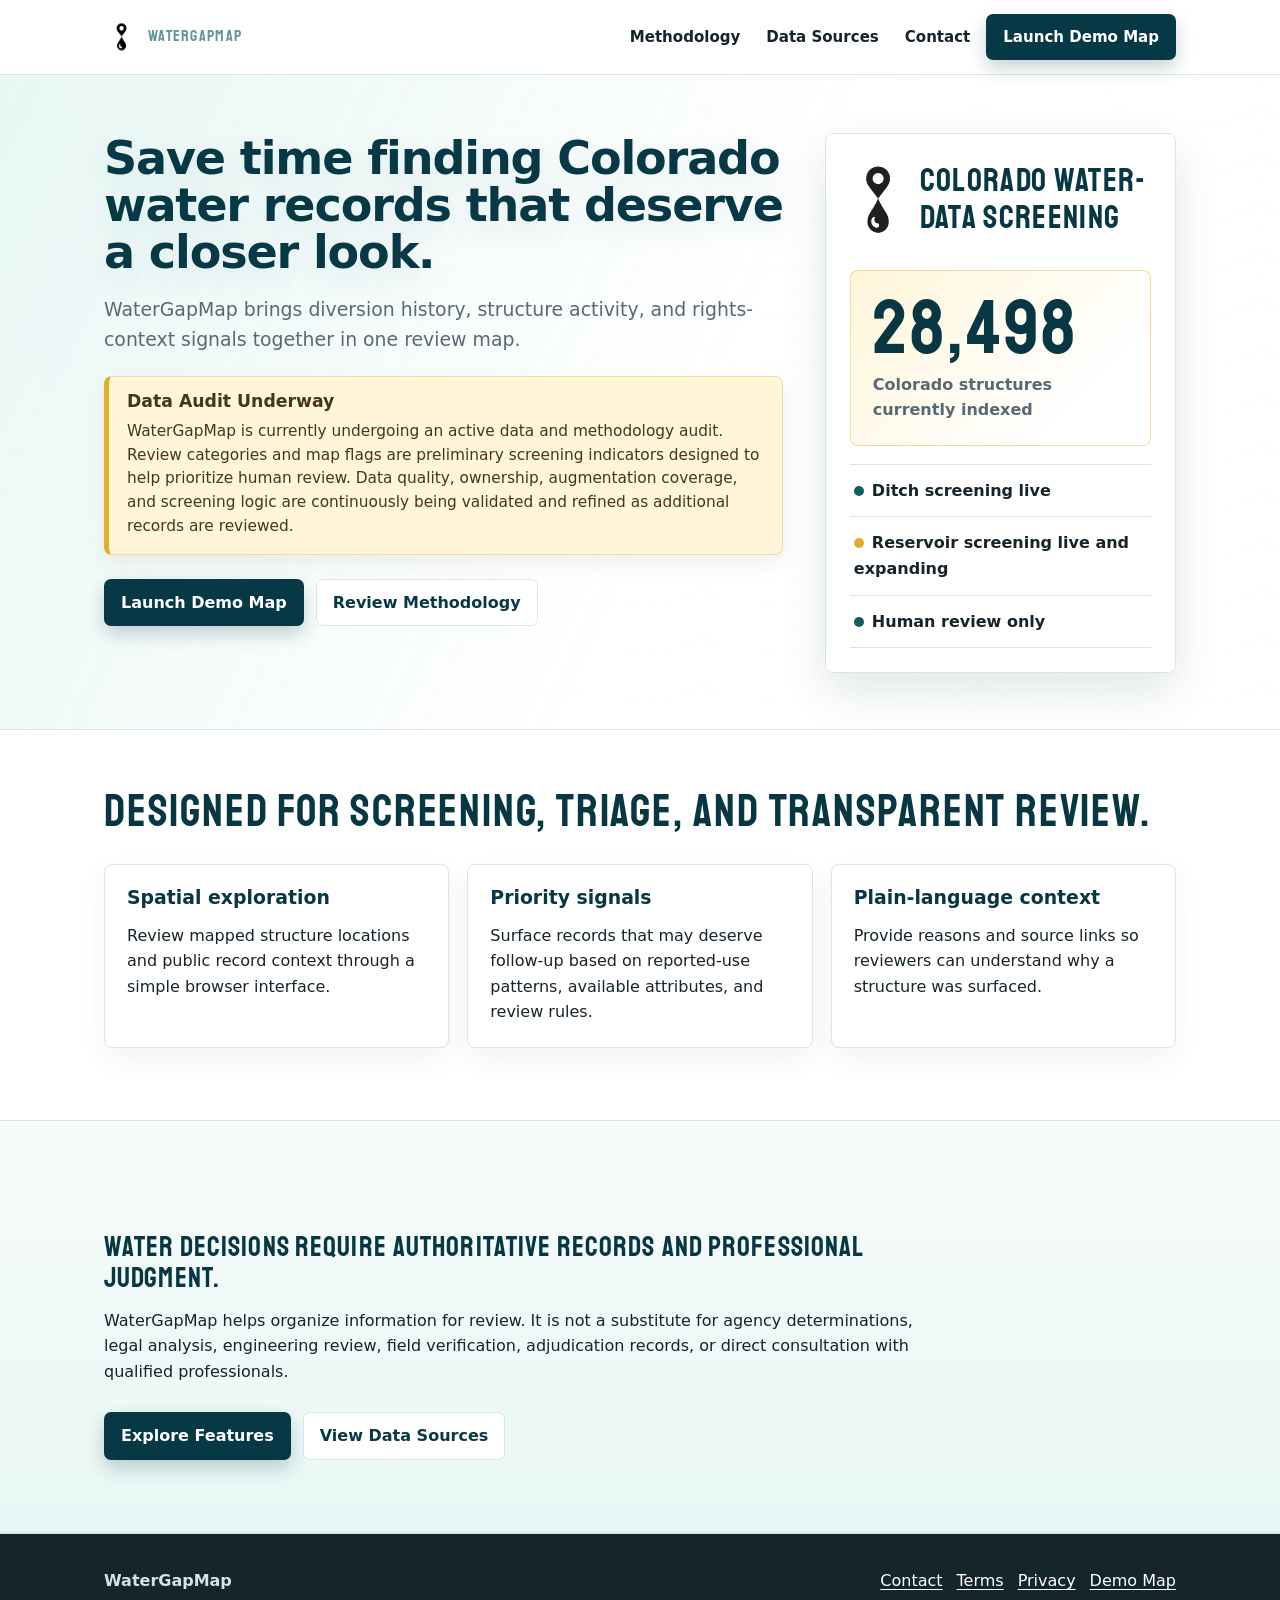
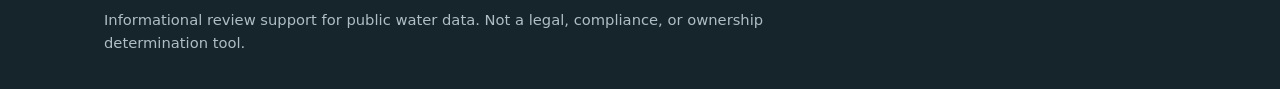
<file: index.html>
<!doctype html>
<html lang="en">
<head>
  <meta charset="utf-8">
  <meta name="viewport" content="width=device-width, initial-scale=1">
  <title>WaterGapMap | Informational Water Review Support</title>
  <meta name="description" content="WaterGapMap is an informational review-support tool for exploring public water-use signals and prioritizing human review.">
  <link rel="icon" href="assets/favicon.ico" sizes="any">
  <link rel="icon" type="image/png" sizes="32x32" href="assets/favicon-32x32.png">
  <link rel="icon" type="image/png" sizes="16x16" href="assets/favicon-16x16.png">
  <link rel="apple-touch-icon" href="assets/apple-touch-icon.png">
  <link rel="stylesheet" href="assets/styles.css">
</head>
<body>
  <header class="site-header">
    <nav class="nav" aria-label="Main navigation">
      <a class="brand" href="index.html"><span class="brand-mark" aria-hidden="true"></span><span>WaterGapMap</span></a>
      <button class="nav-toggle" type="button" aria-label="Toggle navigation menu" aria-expanded="false" aria-controls="primary-navigation"><span class="nav-toggle-bar" aria-hidden="true"></span><span class="nav-toggle-bar" aria-hidden="true"></span><span class="nav-toggle-bar" aria-hidden="true"></span></button>
      <div class="nav-links" id="primary-navigation">
        <a href="methodology.html">Methodology</a>
        <a href="data-sources.html">Data Sources</a>
        <a href="contact.html">Contact</a>
        <a class="button" href="https://watergapmap-mvp.onrender.com/">Launch Demo Map</a>
      </div>
    </nav>
  </header>

  <main>
    <section class="hero">
      <div class="hero-inner hero-grid">
        <div class="hero-copy">
          <h1 class="hero-headline">Save time finding Colorado water records that deserve a closer look.</h1>
          <p class="hero-summary">WaterGapMap brings diversion history, structure activity, and rights-context signals together in one review map.</p>
          <div class="audit-notice compact">
            <h2>Data Audit Underway</h2>
            <p>WaterGapMap is currently undergoing an active data and methodology audit. Review categories and map flags are preliminary screening indicators designed to help prioritize human review. Data quality, ownership, augmentation coverage, and screening logic are continuously being validated and refined as additional records are reviewed.</p>
          </div>
          <div class="actions">
            <a class="button" href="https://watergapmap-mvp.onrender.com/">Launch Demo Map</a>
            <a class="button secondary" href="methodology.html">Review Methodology</a>
          </div>
        </div>
        <aside class="mvp-panel" aria-label="WaterGapMap MVP scope">
          <div class="panel-header">
            <img class="hero-logo" src="assets/wgm_logo.png" alt="" aria-hidden="true">
            <div>
              <h2>Colorado water-data screening</h2>
            </div>
          </div>
          <div class="metric">
            <strong>28,498</strong>
            <span>Colorado structures currently indexed</span>
          </div>
          <div class="scope-list">
            <div><span class="dot low"></span><strong>Ditch screening live</strong></div>
            <div><span class="dot medium"></span><strong>Reservoir screening live and expanding</strong></div>
            <div><span class="dot low"></span><strong>Human review only</strong></div>
          </div>
        </aside>
      </div>
    </section>

    <section class="section">
      <h2>Designed for screening, triage, and transparent review.</h2>
      <div class="grid">
        <article class="card">
          <h3>Spatial exploration</h3>
          <p>Review mapped structure locations and public record context through a simple browser interface.</p>
        </article>
        <article class="card">
          <h3>Priority signals</h3>
          <p>Surface records that may deserve follow-up based on reported-use patterns, available attributes, and review rules.</p>
        </article>
        <article class="card">
          <h3>Plain-language context</h3>
          <p>Provide reasons and source links so reviewers can understand why a structure was surfaced.</p>
        </article>
      </div>
    </section>

    <section class="band">
      <div class="section">
        <div class="content">
          <h2>Water decisions require authoritative records and professional judgment.</h2>
          <p>WaterGapMap helps organize information for review. It is not a substitute for agency determinations, legal analysis, engineering review, field verification, adjudication records, or direct consultation with qualified professionals.</p>
          <div class="actions">
            <a class="button" href="features.html">Explore Features</a>
            <a class="button secondary" href="data-sources.html">View Data Sources</a>
          </div>
        </div>
      </div>
    </section>
  </main>

  <footer class="site-footer">
    <div class="footer-inner">
      <div>
        <strong>WaterGapMap</strong>
        <p class="small">Informational review support for public water data. Not a legal, compliance, or ownership determination tool.</p>
      </div>
      <div class="footer-links">
        <a href="contact.html">Contact</a>
        <a href="terms.html">Terms</a>
        <a href="privacy.html">Privacy</a>
        <a href="https://watergapmap-mvp.onrender.com/">Demo Map</a>
      </div>
    </div>
  </footer>
  <script src="assets/site.js" defer></script>
</body>
</html>
</file>
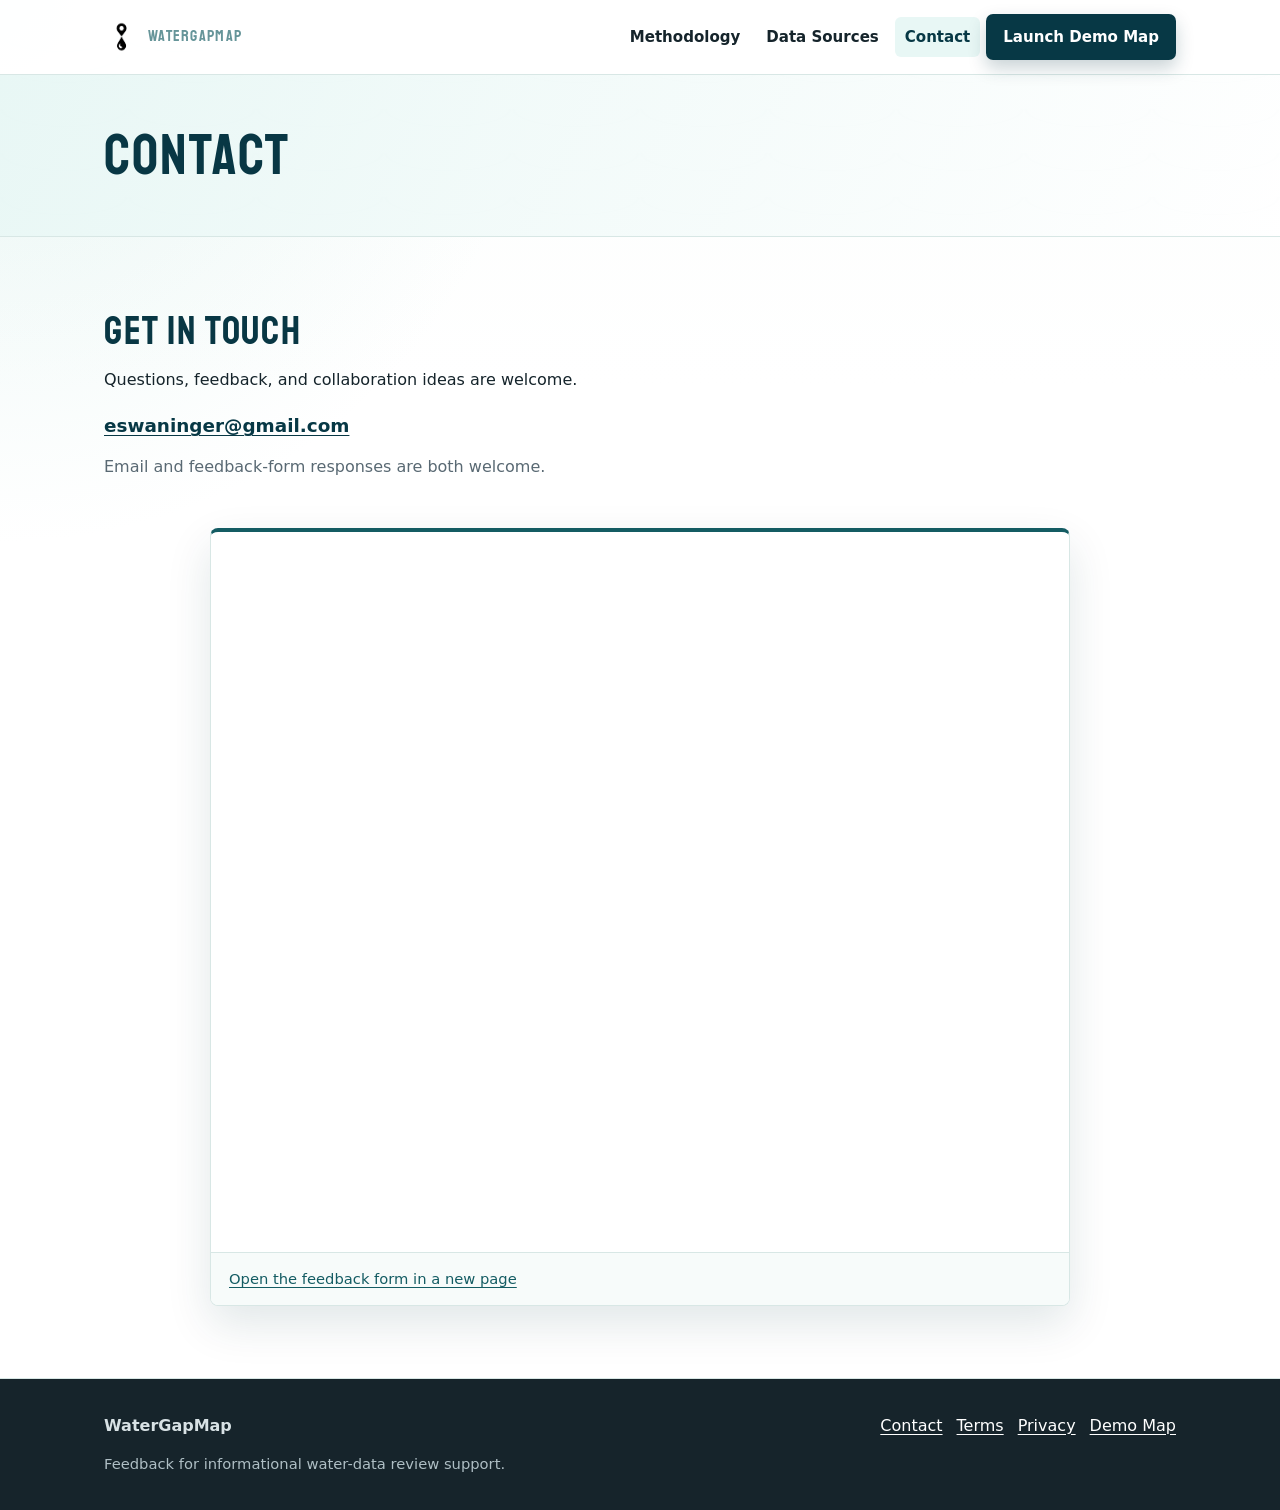
<file: contact.html>
<!doctype html>
<html lang="en">
<head>
  <meta charset="utf-8">
  <meta name="viewport" content="width=device-width, initial-scale=1">
  <title>Contact | WaterGapMap</title>
  <meta name="description" content="Contact WaterGapMap and share feedback about Colorado water-data review workflows.">
  <link rel="icon" href="assets/favicon.ico" sizes="any">
  <link rel="icon" type="image/png" sizes="32x32" href="assets/favicon-32x32.png">
  <link rel="icon" type="image/png" sizes="16x16" href="assets/favicon-16x16.png">
  <link rel="apple-touch-icon" href="assets/apple-touch-icon.png">
  <link rel="stylesheet" href="assets/styles.css">
</head>
<body>
  <header class="site-header">
    <nav class="nav" aria-label="Main navigation">
      <a class="brand" href="index.html"><span class="brand-mark" aria-hidden="true"></span><span>WaterGapMap</span></a>
      <button class="nav-toggle" type="button" aria-label="Toggle navigation menu" aria-expanded="false" aria-controls="primary-navigation"><span class="nav-toggle-bar" aria-hidden="true"></span><span class="nav-toggle-bar" aria-hidden="true"></span><span class="nav-toggle-bar" aria-hidden="true"></span></button>
      <div class="nav-links" id="primary-navigation">
        <a href="methodology.html">Methodology</a>
        <a href="data-sources.html">Data Sources</a>
        <a href="contact.html" aria-current="page">Contact</a>
        <a class="button" href="https://watergapmap-mvp.onrender.com/">Launch Demo Map</a>
      </div>
    </nav>
  </header>
  <main>
    <section class="page-title contact-hero">
      <div class="section">
        <h1>Contact</h1>
      </div>
    </section>
    <section class="section contact-section">
      <div class="contact-details">
        <h2>Get in Touch</h2>
        <p>Questions, feedback, and collaboration ideas are welcome.</p>
        <a class="contact-email" href="mailto:[MY EMAIL]">eswaninger@gmail.com</a>
        <p class="contact-note">Email and feedback-form responses are both welcome.</p>
      </div>
      <div class="feedback-form-wrap">
        <div class="feedback-form">
          <iframe
            title="WaterGapMap feedback form"
            src="https://docs.google.com/forms/d/e/1FAIpQLScAh8ysQSaf6VTp4GmITCEqSpt055gcXCWW0Ej5fOyIadWf5A/viewform?embedded=true"
            loading="lazy">
            Loading…
          </iframe>
          <p class="form-fallback"><a href="https://docs.google.com/forms/d/e/1FAIpQLScAh8ysQSaf6VTp4GmITCEqSpt055gcXCWW0Ej5fOyIadWf5A/viewform?usp=dialog">Open the feedback form in a new page</a></p>
        </div>
      </div>
    </section>
  </main>
  <footer class="site-footer">
    <div class="footer-inner">
      <div><strong>WaterGapMap</strong><p class="small">Feedback for informational water-data review support.</p></div>
      <div class="footer-links"><a href="contact.html">Contact</a><a href="terms.html">Terms</a><a href="privacy.html">Privacy</a><a href="https://watergapmap-mvp.onrender.com/">Demo Map</a></div>
    </div>
  </footer>
  <script src="assets/site.js" defer></script>
</body>
</html>
</file>
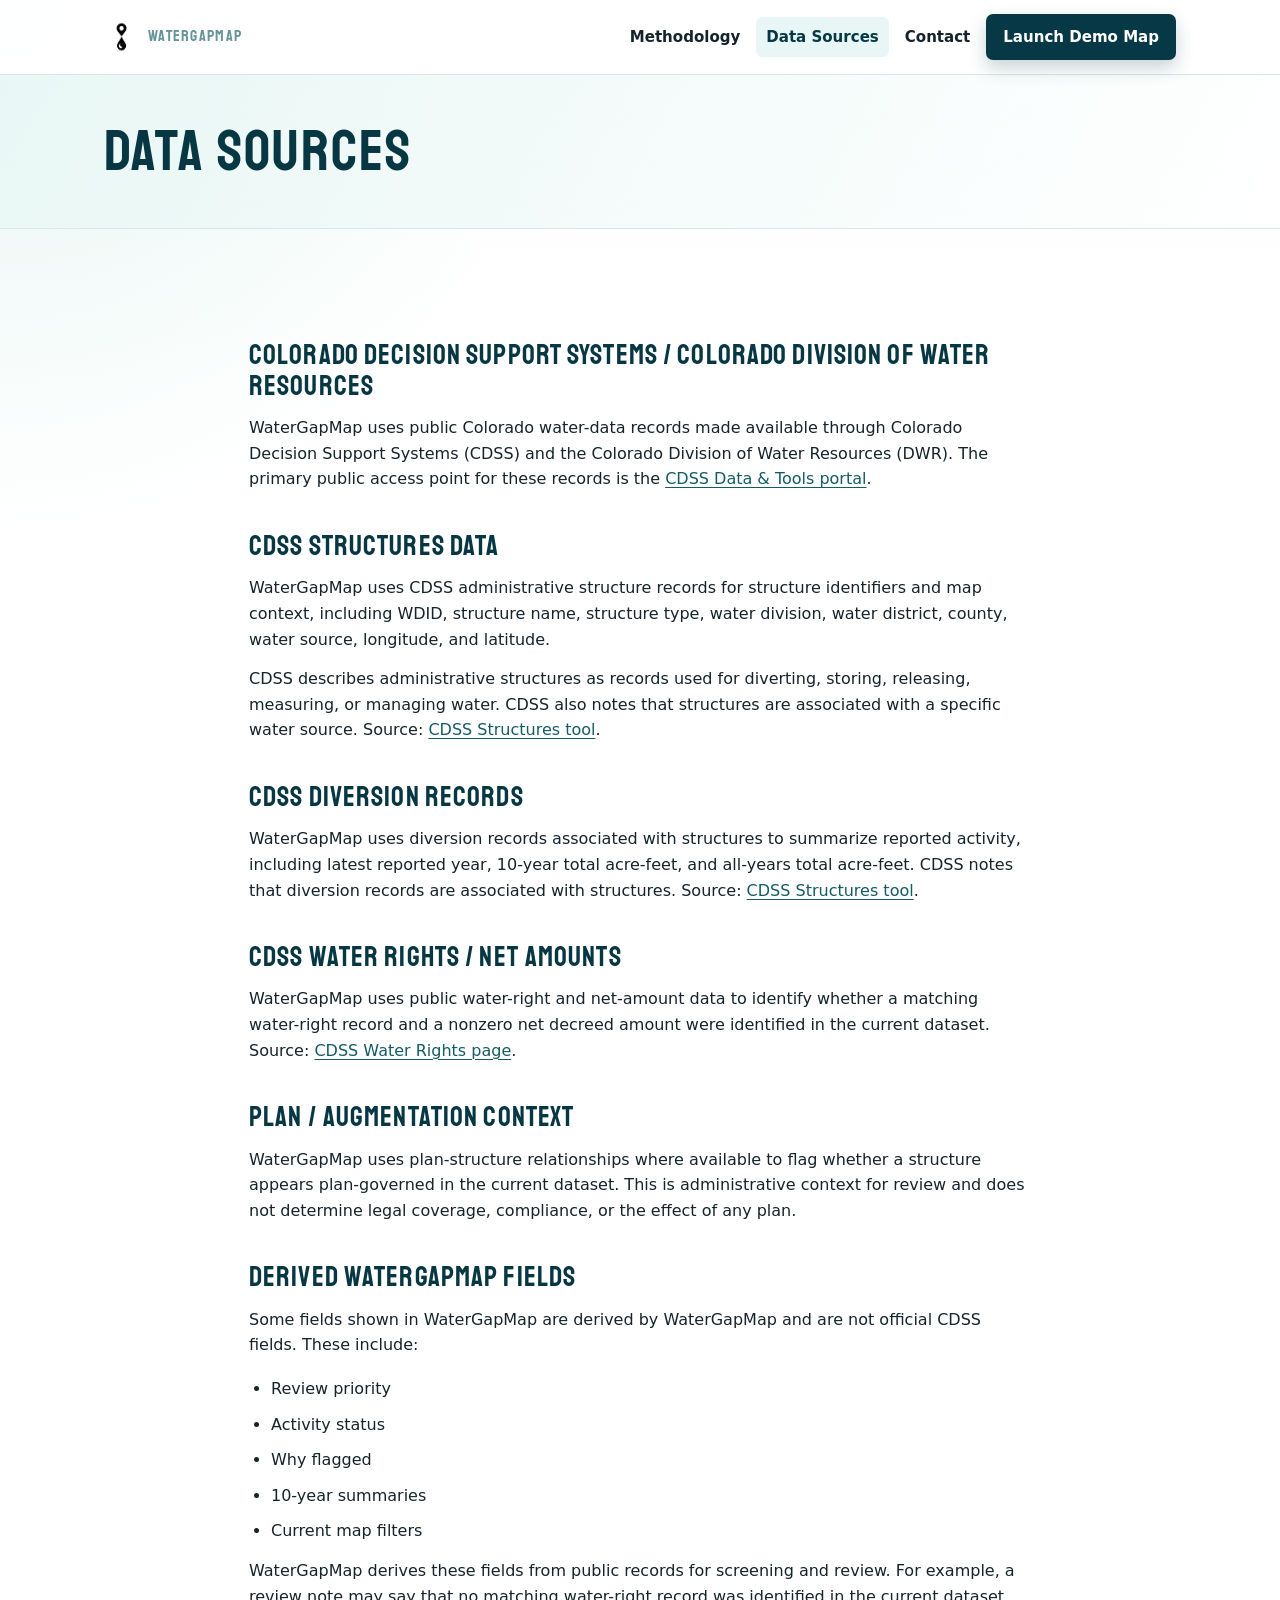
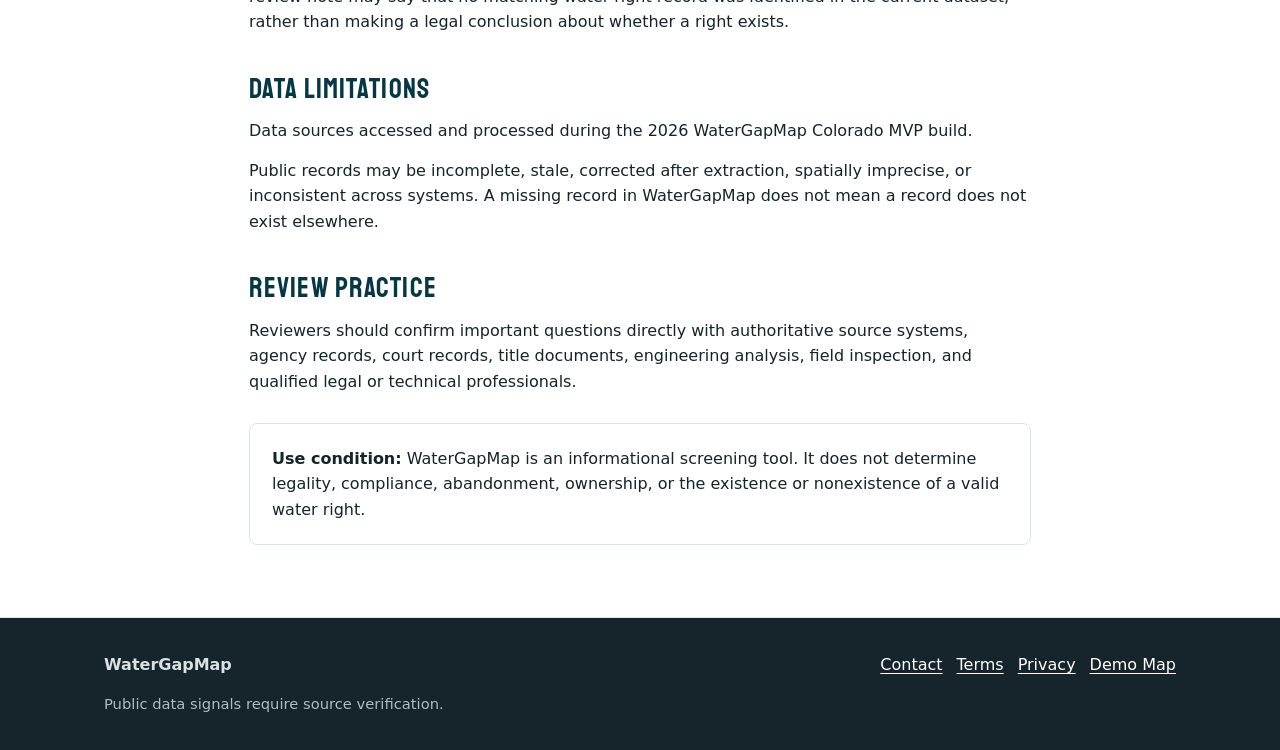
<file: data-sources.html>
<!doctype html>
<html lang="en">
<head>
  <meta charset="utf-8">
  <meta name="viewport" content="width=device-width, initial-scale=1">
  <title>Data Sources | WaterGapMap</title>
  <meta name="description" content="Public data-source categories used by WaterGapMap for informational review support.">
  <link rel="icon" href="assets/favicon.ico" sizes="any">
  <link rel="icon" type="image/png" sizes="32x32" href="assets/favicon-32x32.png">
  <link rel="icon" type="image/png" sizes="16x16" href="assets/favicon-16x16.png">
  <link rel="apple-touch-icon" href="assets/apple-touch-icon.png">
  <link rel="stylesheet" href="assets/styles.css">
</head>
<body>
  <header class="site-header">
    <nav class="nav" aria-label="Main navigation">
      <a class="brand" href="index.html"><span class="brand-mark" aria-hidden="true"></span><span>WaterGapMap</span></a>
      <button class="nav-toggle" type="button" aria-label="Toggle navigation menu" aria-expanded="false" aria-controls="primary-navigation"><span class="nav-toggle-bar" aria-hidden="true"></span><span class="nav-toggle-bar" aria-hidden="true"></span><span class="nav-toggle-bar" aria-hidden="true"></span></button>
      <div class="nav-links" id="primary-navigation">
        <a href="methodology.html">Methodology</a>
        <a href="data-sources.html" aria-current="page">Data Sources</a>
        <a href="contact.html">Contact</a>
        <a class="button" href="https://watergapmap-mvp.onrender.com/">Launch Demo Map</a>
      </div>
    </nav>
  </header>
  <main>
    <section class="page-title">
      <div class="section">
        <h1>Data Sources</h1>
      </div>
    </section>
    <section class="section content">
      <h2>Colorado Decision Support Systems / Colorado Division of Water Resources</h2>
      <p>WaterGapMap uses public Colorado water-data records made available through Colorado Decision Support Systems (CDSS) and the Colorado Division of Water Resources (DWR). The primary public access point for these records is the <a href="https://dwr.state.co.us/Tools">CDSS Data &amp; Tools portal</a>.</p>

      <h2>CDSS Structures data</h2>
      <p>WaterGapMap uses CDSS administrative structure records for structure identifiers and map context, including WDID, structure name, structure type, water division, water district, county, water source, longitude, and latitude.</p>
      <p>CDSS describes administrative structures as records used for diverting, storing, releasing, measuring, or managing water. CDSS also notes that structures are associated with a specific water source. Source: <a href="https://dwr.state.co.us/Tools/Structures">CDSS Structures tool</a>.</p>

      <h2>CDSS Diversion Records</h2>
      <p>WaterGapMap uses diversion records associated with structures to summarize reported activity, including latest reported year, 10-year total acre-feet, and all-years total acre-feet. CDSS notes that diversion records are associated with structures. Source: <a href="https://dwr.state.co.us/Tools/Structures">CDSS Structures tool</a>.</p>

      <h2>CDSS Water Rights / Net Amounts</h2>
      <p>WaterGapMap uses public water-right and net-amount data to identify whether a matching water-right record and a nonzero net decreed amount were identified in the current dataset. Source: <a href="https://dwr.state.co.us/Tools/WaterRights">CDSS Water Rights page</a>.</p>

      <h2>Plan / augmentation context</h2>
      <p>WaterGapMap uses plan-structure relationships where available to flag whether a structure appears plan-governed in the current dataset. This is administrative context for review and does not determine legal coverage, compliance, or the effect of any plan.</p>

      <h2>Derived WaterGapMap fields</h2>
      <p>Some fields shown in WaterGapMap are derived by WaterGapMap and are not official CDSS fields. These include:</p>
      <ul>
        <li>Review priority</li>
        <li>Activity status</li>
        <li>Why flagged</li>
        <li>10-year summaries</li>
        <li>Current map filters</li>
      </ul>
      <p>WaterGapMap derives these fields from public records for screening and review. For example, a review note may say that no matching water-right record was identified in the current dataset, rather than making a legal conclusion about whether a right exists.</p>

      <h2>Data limitations</h2>
      <p>Data sources accessed and processed during the 2026 WaterGapMap Colorado MVP build.</p>
      <p>Public records may be incomplete, stale, corrected after extraction, spatially imprecise, or inconsistent across systems. A missing record in WaterGapMap does not mean a record does not exist elsewhere.</p>

      <h2>Review practice</h2>
      <p>Reviewers should confirm important questions directly with authoritative source systems, agency records, court records, title documents, engineering analysis, field inspection, and qualified legal or technical professionals.</p>

      <div class="callout">
        <strong>Use condition:</strong> WaterGapMap is an informational screening tool. It does not determine legality, compliance, abandonment, ownership, or the existence or nonexistence of a valid water right.
      </div>
    </section>
  </main>
  <footer class="site-footer">
    <div class="footer-inner">
      <div><strong>WaterGapMap</strong><p class="small">Public data signals require source verification.</p></div>
      <div class="footer-links"><a href="contact.html">Contact</a><a href="terms.html">Terms</a><a href="privacy.html">Privacy</a><a href="https://watergapmap-mvp.onrender.com/">Demo Map</a></div>
    </div>
  </footer>
  <script src="assets/site.js" defer></script>
</body>
</html>
</file>
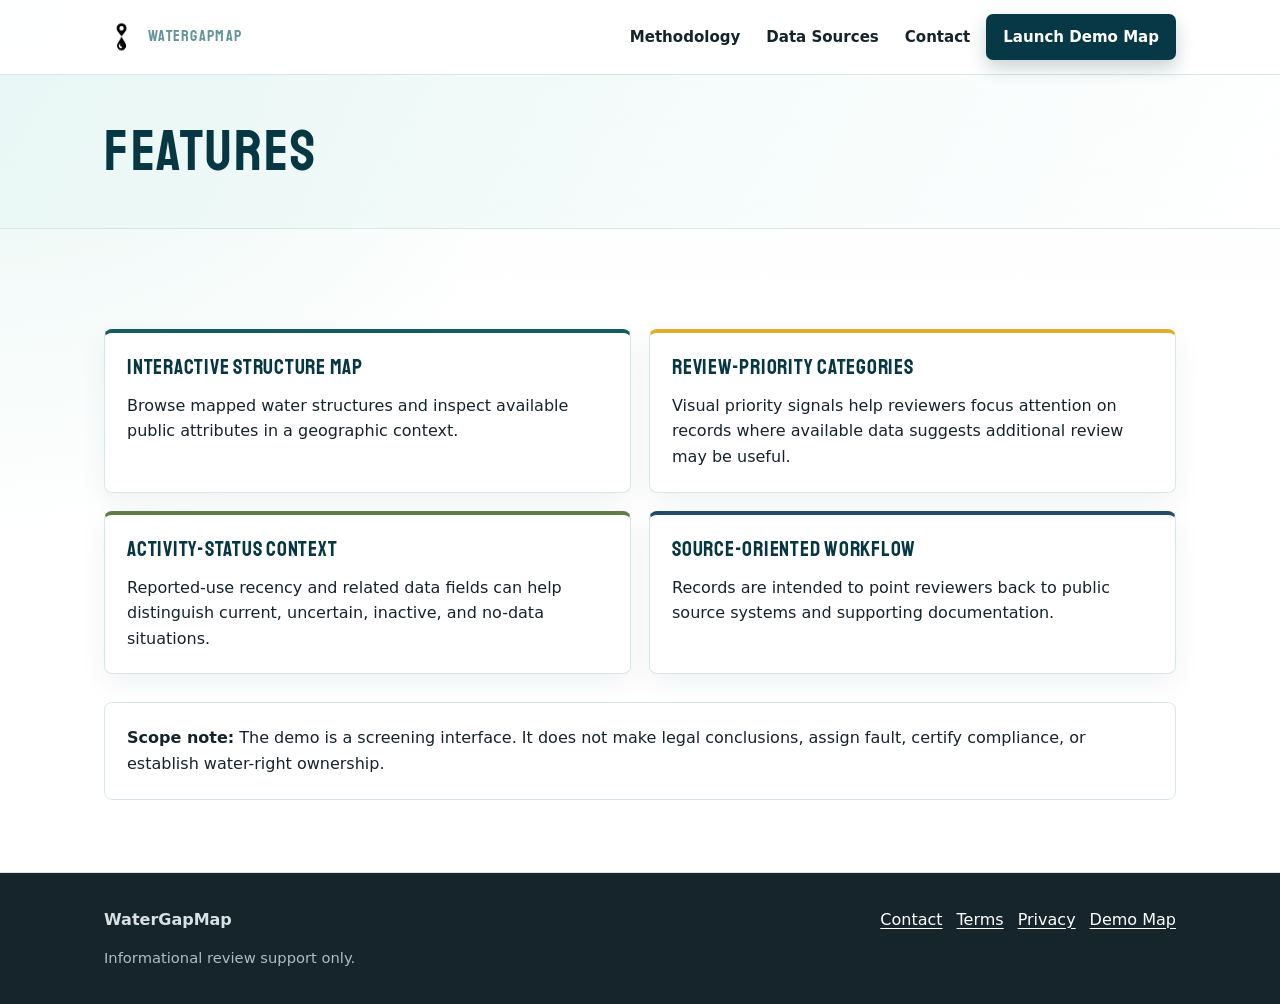
<file: features.html>
<!doctype html>
<html lang="en">
<head>
  <meta charset="utf-8">
  <meta name="viewport" content="width=device-width, initial-scale=1">
  <title>Features | WaterGapMap</title>
  <meta name="description" content="Features of WaterGapMap, an informational review-support tool for public water data.">
  <link rel="icon" href="assets/favicon.ico" sizes="any">
  <link rel="icon" type="image/png" sizes="32x32" href="assets/favicon-32x32.png">
  <link rel="icon" type="image/png" sizes="16x16" href="assets/favicon-16x16.png">
  <link rel="apple-touch-icon" href="assets/apple-touch-icon.png">
  <link rel="stylesheet" href="assets/styles.css">
</head>
<body>
  <header class="site-header">
    <nav class="nav" aria-label="Main navigation">
      <a class="brand" href="index.html"><span class="brand-mark" aria-hidden="true"></span><span>WaterGapMap</span></a>
      <button class="nav-toggle" type="button" aria-label="Toggle navigation menu" aria-expanded="false" aria-controls="primary-navigation"><span class="nav-toggle-bar" aria-hidden="true"></span><span class="nav-toggle-bar" aria-hidden="true"></span><span class="nav-toggle-bar" aria-hidden="true"></span></button>
      <div class="nav-links" id="primary-navigation">
        <a href="methodology.html">Methodology</a>
        <a href="data-sources.html">Data Sources</a>
        <a href="contact.html">Contact</a>
        <a class="button" href="https://watergapmap-mvp.onrender.com/">Launch Demo Map</a>
      </div>
    </nav>
  </header>
  <main>
    <section class="page-title">
      <div class="section">
        <h1>Features</h1>
      </div>
    </section>
    <section class="section">
      <div class="grid two">
        <article class="card feature-card accent-teal">
          <h3>Interactive structure map</h3>
          <p>Browse mapped water structures and inspect available public attributes in a geographic context.</p>
        </article>
        <article class="card feature-card accent-gold">
          <h3>Review-priority categories</h3>
          <p>Visual priority signals help reviewers focus attention on records where available data suggests additional review may be useful.</p>
        </article>
        <article class="card feature-card accent-green">
          <h3>Activity-status context</h3>
          <p>Reported-use recency and related data fields can help distinguish current, uncertain, inactive, and no-data situations.</p>
        </article>
        <article class="card feature-card accent-blue">
          <h3>Source-oriented workflow</h3>
          <p>Records are intended to point reviewers back to public source systems and supporting documentation.</p>
        </article>
      </div>
      <div class="callout">
        <strong>Scope note:</strong> The demo is a screening interface. It does not make legal conclusions, assign fault, certify compliance, or establish water-right ownership.
      </div>
    </section>
  </main>
  <footer class="site-footer">
    <div class="footer-inner">
      <div><strong>WaterGapMap</strong><p class="small">Informational review support only.</p></div>
      <div class="footer-links"><a href="contact.html">Contact</a><a href="terms.html">Terms</a><a href="privacy.html">Privacy</a><a href="https://watergapmap-mvp.onrender.com/">Demo Map</a></div>
    </div>
  </footer>
  <script src="assets/site.js" defer></script>
</body>
</html>
</file>
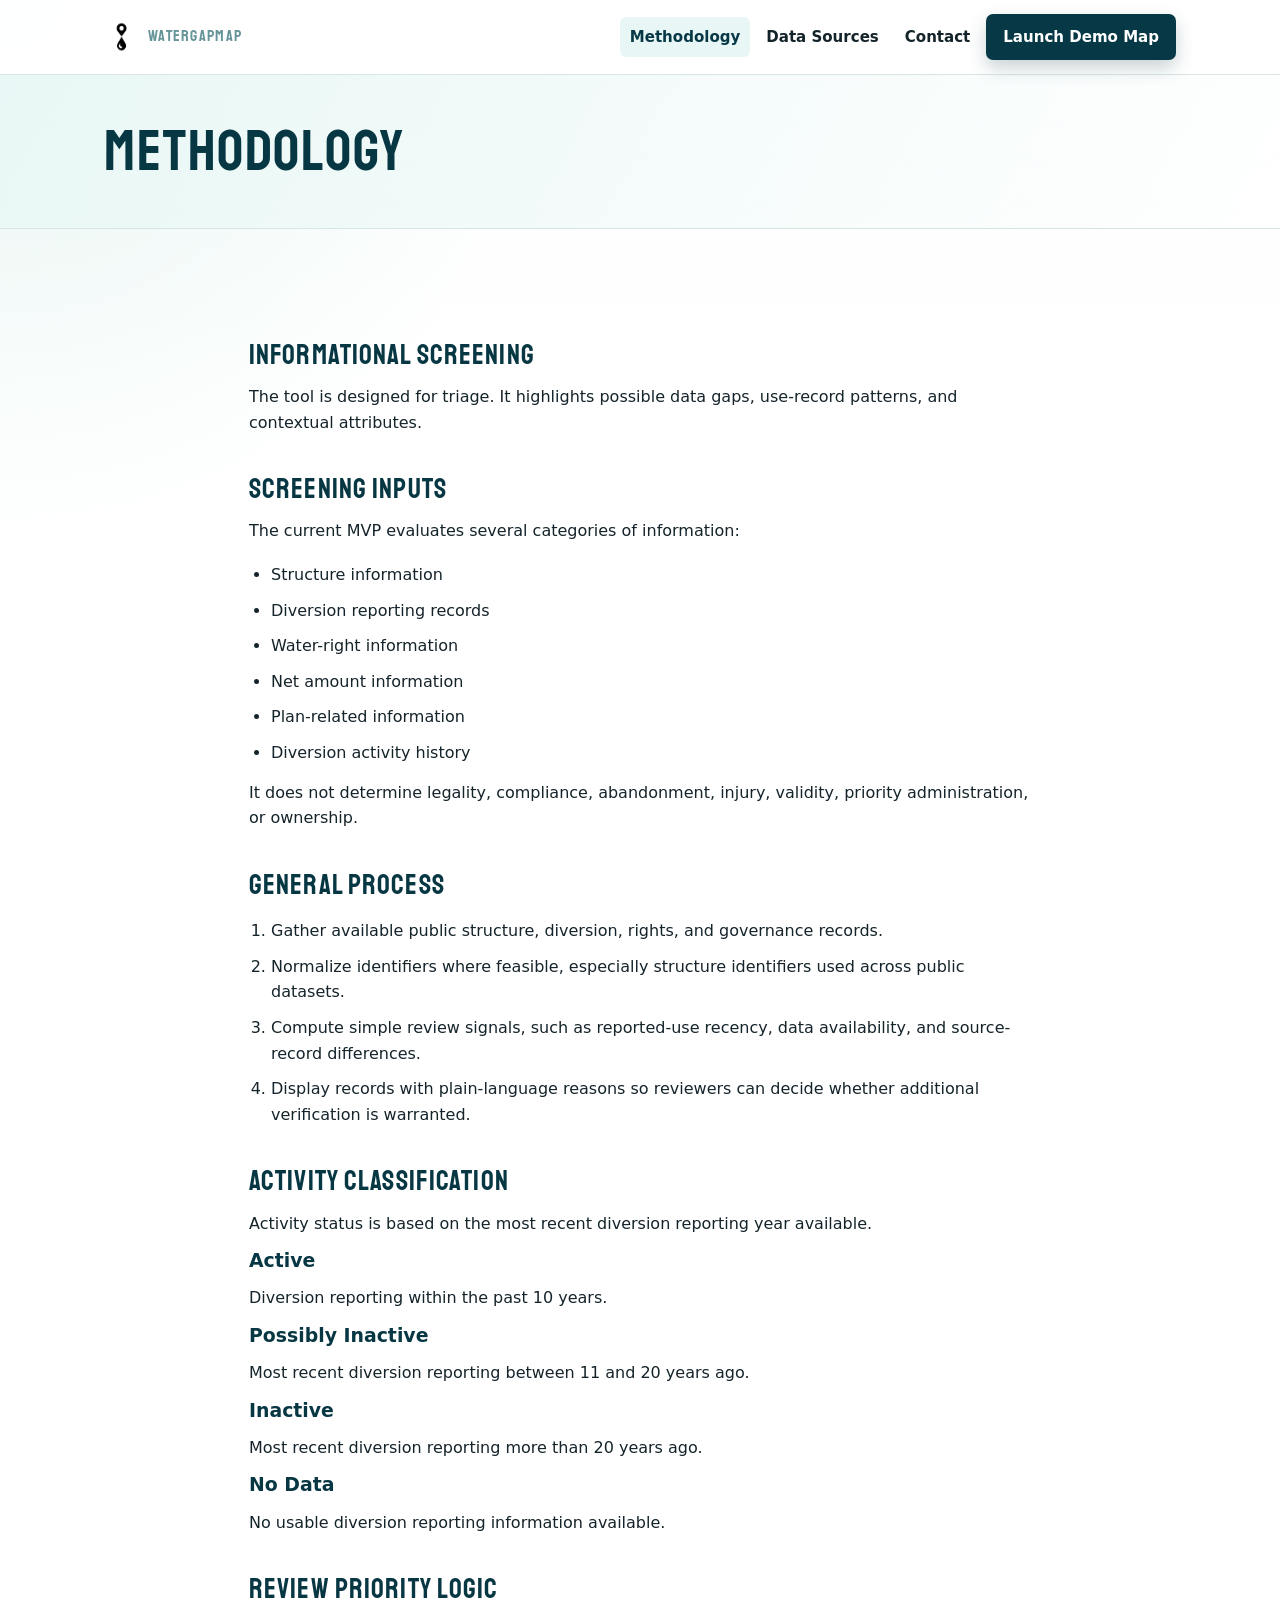
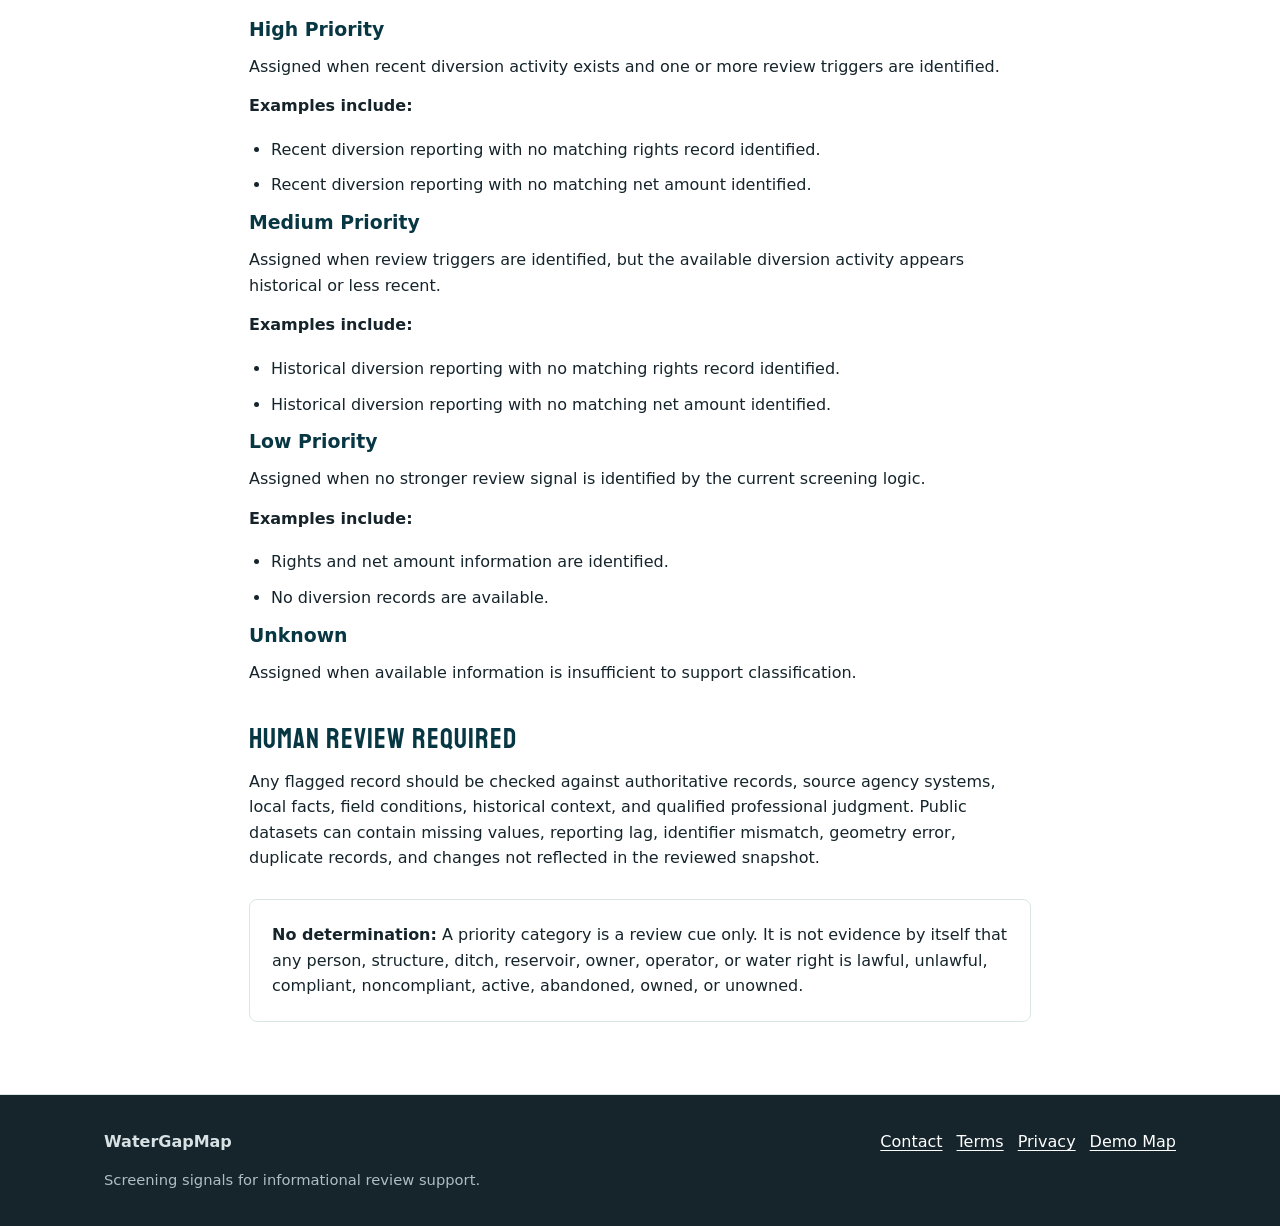
<file: methodology.html>
<!doctype html>
<html lang="en">
<head>
  <meta charset="utf-8">
  <meta name="viewport" content="width=device-width, initial-scale=1">
  <title>Methodology | WaterGapMap</title>
  <meta name="description" content="WaterGapMap methodology and limitations for informational water-data review support.">
  <link rel="icon" href="assets/favicon.ico" sizes="any">
  <link rel="icon" type="image/png" sizes="32x32" href="assets/favicon-32x32.png">
  <link rel="icon" type="image/png" sizes="16x16" href="assets/favicon-16x16.png">
  <link rel="apple-touch-icon" href="assets/apple-touch-icon.png">
  <link rel="stylesheet" href="assets/styles.css">
</head>
<body>
  <header class="site-header">
    <nav class="nav" aria-label="Main navigation">
      <a class="brand" href="index.html"><span class="brand-mark" aria-hidden="true"></span><span>WaterGapMap</span></a>
      <button class="nav-toggle" type="button" aria-label="Toggle navigation menu" aria-expanded="false" aria-controls="primary-navigation"><span class="nav-toggle-bar" aria-hidden="true"></span><span class="nav-toggle-bar" aria-hidden="true"></span><span class="nav-toggle-bar" aria-hidden="true"></span></button>
      <div class="nav-links" id="primary-navigation">
        <a href="methodology.html" aria-current="page">Methodology</a>
        <a href="data-sources.html">Data Sources</a>
        <a href="contact.html">Contact</a>
        <a class="button" href="https://watergapmap-mvp.onrender.com/">Launch Demo Map</a>
      </div>
    </nav>
  </header>
  <main>
    <section class="page-title">
      <div class="section">
        <h1>Methodology</h1>
      </div>
    </section>
    <section class="section content">
      <h2>Informational screening</h2>
      <p>The tool is designed for triage. It highlights possible data gaps, use-record patterns, and contextual attributes. 
        <h2>Screening Inputs</h2>

<p>The current MVP evaluates several categories of information:</p>
        <ul>
  <li>Structure information</li>
  <li>Diversion reporting records</li>
  <li>Water-right information</li>
  <li>Net amount information</li>
  <li>Plan-related information</li>
  <li>Diversion activity history</li>
</ul>
 <p>It does not determine legality, compliance, abandonment, injury, validity, priority administration, or ownership.</p>

      <h2>General process</h2>
      <ol>
        <li>Gather available public structure, diversion, rights, and governance records.</li>
        <li>Normalize identifiers where feasible, especially structure identifiers used across public datasets.</li>
        <li>Compute simple review signals, such as reported-use recency, data availability, and source-record differences.</li>
        <li>Display records with plain-language reasons so reviewers can decide whether additional verification is warranted.</li>
      </ol>
<h2>Activity Classification</h2>

<p>Activity status is based on the most recent diversion reporting year available.</p>
<div class="definition-block">
   <p> <h3>Active</h3> </p>
    <p>Diversion reporting within the past 10 years.</p>
</div>

<div class="definition-block">
    <p><h3>Possibly Inactive</h3></p>
    <p>Most recent diversion reporting between 11 and 20 years ago.</p>
</div>

<div class="definition-block">
    <p><h3>Inactive</h3></p>
    <p>Most recent diversion reporting more than 20 years ago.</p>
</div>

<div class="definition-block">
    <p><h3>No Data</h3></p>
    <p>No usable diversion reporting information available.</p>
</div>

<h2>Review Priority Logic</h2>

<div class="definition-block">
    <p><h3>High Priority</h3></p>
    <p>Assigned when recent diversion activity exists and one or more review triggers are identified.</p>

    <p><strong>Examples include:</strong></p>
    <ul>
        <li>Recent diversion reporting with no matching rights record identified.</li>
        <li>Recent diversion reporting with no matching net amount identified.</li>
    </ul>
</div>

<div class="definition-block">
    <p><h3>Medium Priority</h3></p>
    <p>Assigned when review triggers are identified, but the available diversion activity appears historical or less recent.</p>

    <p><strong>Examples include:</strong></p>
    <ul>
        <li>Historical diversion reporting with no matching rights record identified.</li>
        <li>Historical diversion reporting with no matching net amount identified.</li>
    </ul>
</div>

<div class="definition-block">
    <p><h3>Low Priority</h3></p>
    <p>Assigned when no stronger review signal is identified by the current screening logic.</p>

    <p><strong>Examples include:</strong></p>
    <ul>
        <li>Rights and net amount information are identified.</li>
        <li>No diversion records are available.</li>
    </ul>
</div>

<div class="definition-block">
    <p><h3>Unknown</h3></p>
    <p>Assigned when available information is insufficient to support classification.</p>
</div>
      
      <h2>Human review required</h2>
      <p>Any flagged record should be checked against authoritative records, source agency systems, local facts, field conditions, historical context, and qualified professional judgment. Public datasets can contain missing values, reporting lag, identifier mismatch, geometry error, duplicate records, and changes not reflected in the reviewed snapshot.</p>

      <div class="callout">
        <strong>No determination:</strong> A priority category is a review cue only. It is not evidence by itself that any person, structure, ditch, reservoir, owner, operator, or water right is lawful, unlawful, compliant, noncompliant, active, abandoned, owned, or unowned.
      </div>
    </section>
  </main>
  <footer class="site-footer">
    <div class="footer-inner">
      <div><strong>WaterGapMap</strong><p class="small">Screening signals for informational review support.</p></div>
      <div class="footer-links"><a href="contact.html">Contact</a><a href="terms.html">Terms</a><a href="privacy.html">Privacy</a><a href="https://watergapmap-mvp.onrender.com/">Demo Map</a></div>
    </div>
  </footer>
  <script src="assets/site.js" defer></script>
</body>
</html>
</file>
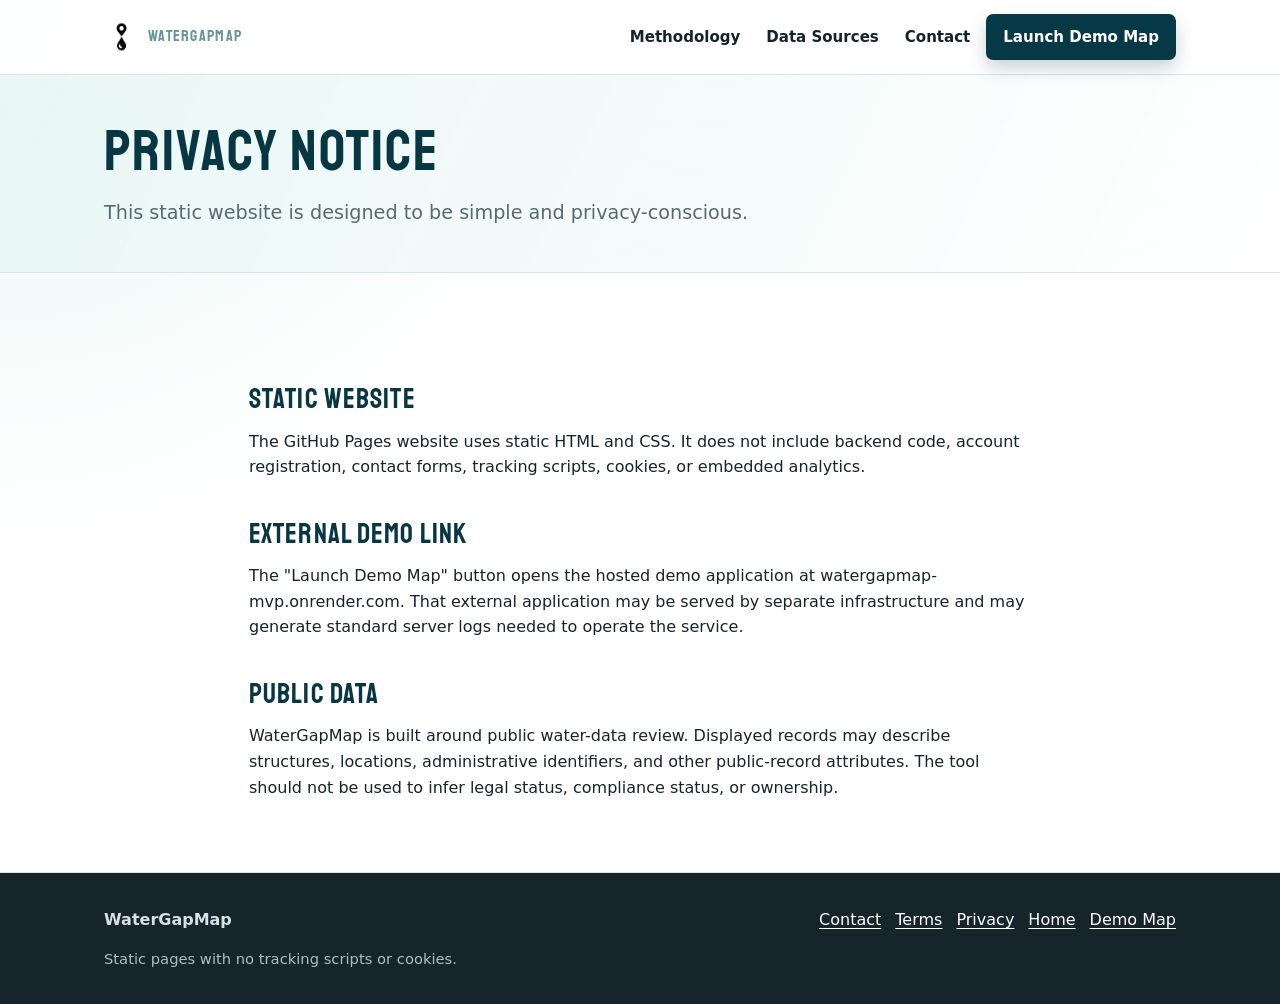
<file: privacy.html>
<!doctype html>
<html lang="en">
<head>
  <meta charset="utf-8">
  <meta name="viewport" content="width=device-width, initial-scale=1">
  <title>Privacy | WaterGapMap</title>
  <meta name="description" content="Privacy notice for the static WaterGapMap website.">
  <link rel="icon" href="assets/favicon.ico" sizes="any">
  <link rel="icon" type="image/png" sizes="32x32" href="assets/favicon-32x32.png">
  <link rel="icon" type="image/png" sizes="16x16" href="assets/favicon-16x16.png">
  <link rel="apple-touch-icon" href="assets/apple-touch-icon.png">
  <link rel="stylesheet" href="assets/styles.css">
</head>
<body>
  <header class="site-header">
    <nav class="nav" aria-label="Main navigation">
      <a class="brand" href="index.html"><span class="brand-mark" aria-hidden="true"></span><span>WaterGapMap</span></a>
      <button class="nav-toggle" type="button" aria-label="Toggle navigation menu" aria-expanded="false" aria-controls="primary-navigation"><span class="nav-toggle-bar" aria-hidden="true"></span><span class="nav-toggle-bar" aria-hidden="true"></span><span class="nav-toggle-bar" aria-hidden="true"></span></button>
      <div class="nav-links" id="primary-navigation">
        <a href="methodology.html">Methodology</a>
        <a href="data-sources.html">Data Sources</a>
        <a href="contact.html">Contact</a>
        <a class="button" href="https://watergapmap-mvp.onrender.com/">Launch Demo Map</a>
      </div>
    </nav>
  </header>
  <main>
    <section class="page-title">
      <div class="section">
        <h1>Privacy Notice</h1>
        <p class="lede">This static website is designed to be simple and privacy-conscious.</p>
      </div>
    </section>
    <section class="section content">
      <h2>Static website</h2>
      <p>The GitHub Pages website uses static HTML and CSS. It does not include backend code, account registration, contact forms, tracking scripts, cookies, or embedded analytics.</p>

      <h2>External demo link</h2>
      <p>The "Launch Demo Map" button opens the hosted demo application at watergapmap-mvp.onrender.com. That external application may be served by separate infrastructure and may generate standard server logs needed to operate the service.</p>

      <h2>Public data</h2>
      <p>WaterGapMap is built around public water-data review. Displayed records may describe structures, locations, administrative identifiers, and other public-record attributes. The tool should not be used to infer legal status, compliance status, or ownership.</p>
    </section>
  </main>
  <footer class="site-footer">
    <div class="footer-inner">
      <div><strong>WaterGapMap</strong><p class="small">Static pages with no tracking scripts or cookies.</p></div>
      <div class="footer-links"><a href="contact.html">Contact</a><a href="terms.html">Terms</a><a href="privacy.html">Privacy</a><a href="index.html">Home</a><a href="https://watergapmap-mvp.onrender.com/">Demo Map</a></div>
    </div>
  </footer>
  <script src="assets/site.js" defer></script>
</body>
</html>
</file>
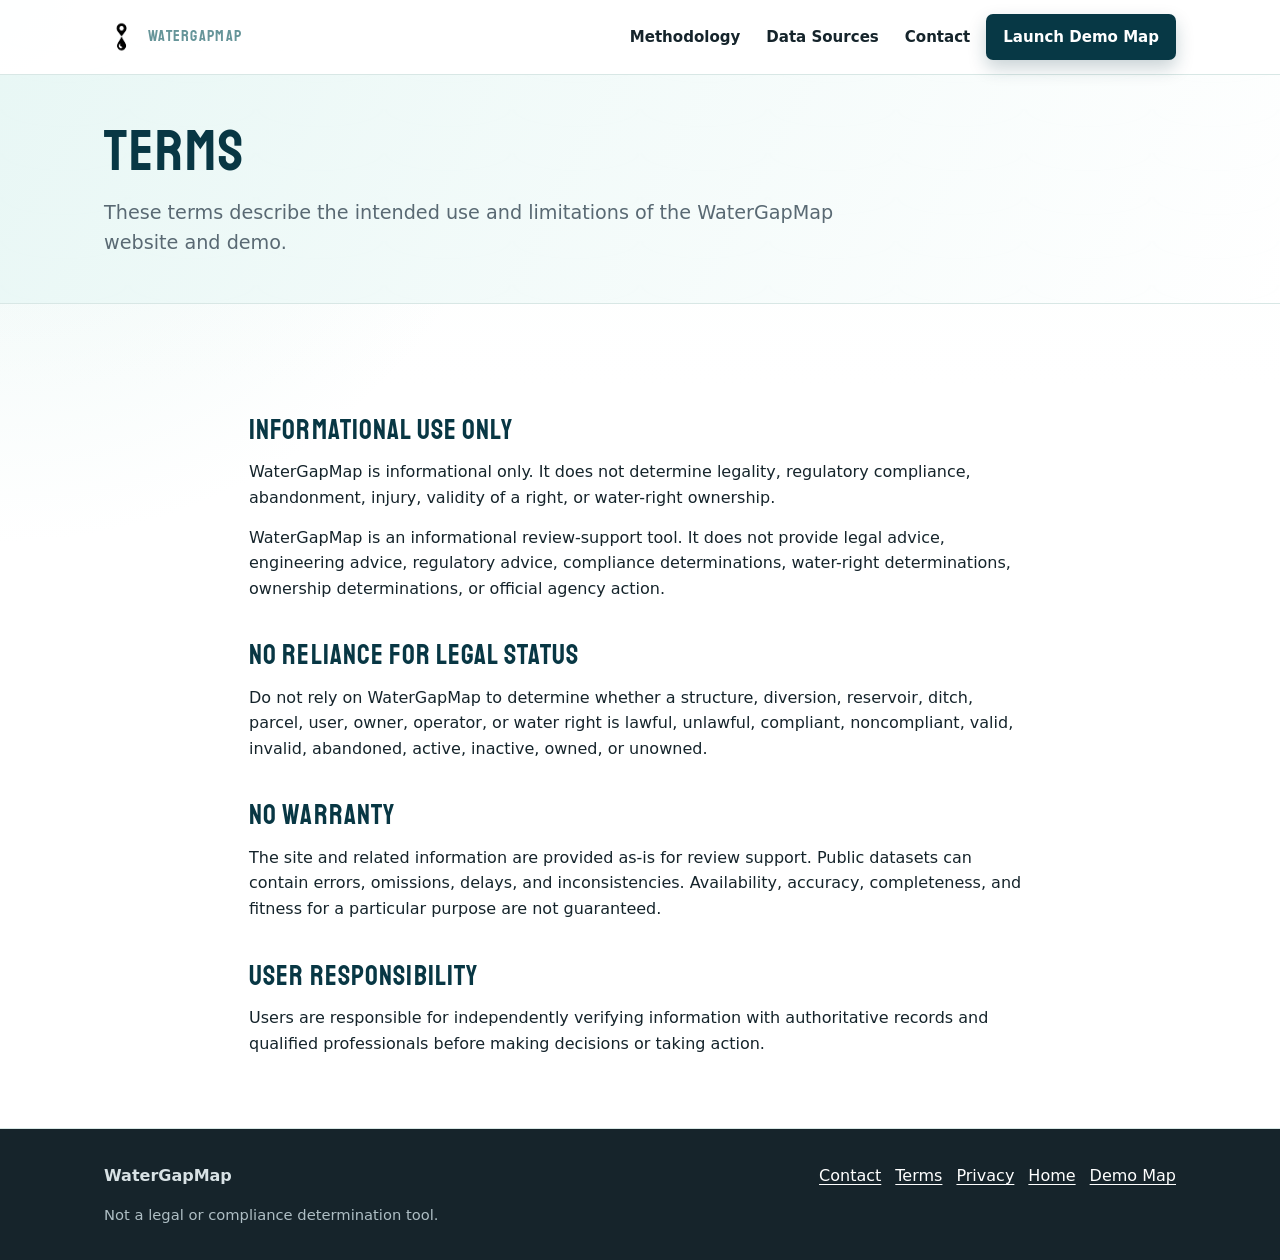
<file: terms.html>
<!doctype html>
<html lang="en">
<head>
  <meta charset="utf-8">
  <meta name="viewport" content="width=device-width, initial-scale=1">
  <title>Terms | WaterGapMap</title>
  <meta name="description" content="Terms of use for WaterGapMap.">
  <link rel="icon" href="assets/favicon.ico" sizes="any">
  <link rel="icon" type="image/png" sizes="32x32" href="assets/favicon-32x32.png">
  <link rel="icon" type="image/png" sizes="16x16" href="assets/favicon-16x16.png">
  <link rel="apple-touch-icon" href="assets/apple-touch-icon.png">
  <link rel="stylesheet" href="assets/styles.css">
</head>
<body>
  <header class="site-header">
    <nav class="nav" aria-label="Main navigation">
      <a class="brand" href="index.html"><span class="brand-mark" aria-hidden="true"></span><span>WaterGapMap</span></a>
      <button class="nav-toggle" type="button" aria-label="Toggle navigation menu" aria-expanded="false" aria-controls="primary-navigation"><span class="nav-toggle-bar" aria-hidden="true"></span><span class="nav-toggle-bar" aria-hidden="true"></span><span class="nav-toggle-bar" aria-hidden="true"></span></button>
      <div class="nav-links" id="primary-navigation">
        <a href="methodology.html">Methodology</a>
        <a href="data-sources.html">Data Sources</a>
        <a href="contact.html">Contact</a>
        <a class="button" href="https://watergapmap-mvp.onrender.com/">Launch Demo Map</a>
      </div>
    </nav>
  </header>
  <main>
    <section class="page-title">
      <div class="section">
        <h1>Terms</h1>
        <p class="lede">These terms describe the intended use and limitations of the WaterGapMap website and demo.</p>
      </div>
    </section>
    <section class="section content">
      <h2>Informational use only</h2>
      <p>WaterGapMap is informational only. It does not determine legality, regulatory compliance, abandonment, injury, validity of a right, or water-right ownership.</p>
      <p>WaterGapMap is an informational review-support tool. It does not provide legal advice, engineering advice, regulatory advice, compliance determinations, water-right determinations, ownership determinations, or official agency action.</p>

      <h2>No reliance for legal status</h2>
      <p>Do not rely on WaterGapMap to determine whether a structure, diversion, reservoir, ditch, parcel, user, owner, operator, or water right is lawful, unlawful, compliant, noncompliant, valid, invalid, abandoned, active, inactive, owned, or unowned.</p>

      <h2>No warranty</h2>
      <p>The site and related information are provided as-is for review support. Public datasets can contain errors, omissions, delays, and inconsistencies. Availability, accuracy, completeness, and fitness for a particular purpose are not guaranteed.</p>

      <h2>User responsibility</h2>
      <p>Users are responsible for independently verifying information with authoritative records and qualified professionals before making decisions or taking action.</p>
    </section>
  </main>
  <footer class="site-footer">
    <div class="footer-inner">
      <div><strong>WaterGapMap</strong><p class="small">Not a legal or compliance determination tool.</p></div>
      <div class="footer-links"><a href="contact.html">Contact</a><a href="terms.html">Terms</a><a href="privacy.html">Privacy</a><a href="index.html">Home</a><a href="https://watergapmap-mvp.onrender.com/">Demo Map</a></div>
    </div>
  </footer>
  <script src="assets/site.js" defer></script>
</body>
</html>
</file>
<file: assets/styles.css>
@import url("https://fonts.googleapis.com/css2?family=Staatliches&display=swap");

:root {
  --ink: #15242b;
  --heading: #083744;
  --muted: #596973;
  --line: #d8e7e5;
  --surface: #ffffff;
  --surface-soft: #f7fbfa;
  --surface-blue: #e8f7f5;
  --water: #145c63;
  --water-dark: #073845;
  --gold: #e2ad28;
  --gold-soft: #fff5d8;
  --green: #5f7d45;
  --deep-blue: #214d6b;
  --risk: #9b4a34;
  --shadow: 0 18px 45px rgba(8, 55, 68, 0.12);
  --max: 1120px;
}

* {
  box-sizing: border-box;
}

html {
  scroll-behavior: smooth;
}

body {
  margin: 0;
  color: var(--ink);
  background:
    radial-gradient(60px 18px at 60px 0, transparent 94%, rgba(20, 92, 99, 0.035) 96% 99%, transparent 100%) 0 34px / 120px 42px repeat-x,
    radial-gradient(60px 18px at 0 0, transparent 94%, rgba(33, 77, 107, 0.025) 96% 99%, transparent 100%) 60px 55px / 120px 42px repeat-x,
    radial-gradient(circle at top left, rgba(191, 230, 223, 0.35), transparent 34rem),
    linear-gradient(180deg, #fbfdfc 0, #ffffff 24rem);
  font-family: Inter, ui-sans-serif, system-ui, -apple-system, BlinkMacSystemFont, "Segoe UI", sans-serif;
  line-height: 1.6;
}

a {
  color: var(--water);
  text-decoration-thickness: 0.08em;
  text-underline-offset: 0.18em;
}

a:hover {
  color: var(--water-dark);
}

.site-header {
  border-bottom: 1px solid var(--line);
  background: rgba(255, 255, 255, 0.96);
  position: sticky;
  top: 0;
  z-index: 10;
}

.nav {
  max-width: var(--max);
  margin: 0 auto;
  padding: 14px 24px;
  display: flex;
  align-items: center;
  justify-content: space-between;
  gap: 24px;
}

.brand {
  display: inline-flex;
  align-items: center;
  gap: 10px;
  color: var(--ink);
  text-decoration: none;
  white-space: nowrap;
}

.brand-mark {
  width: 34px;
  height: 34px;
  background: url("wgm_logo.png") center / contain no-repeat;
}

.brand > span:last-child,
.wordmark {
  font-family: "Staatliches", Impact, Haettenschweiler, "Arial Narrow Bold", sans-serif;
  letter-spacing: 0.08em;
  color: #145c63;
  opacity: 0.65;
  font-weight: 400;
}

.nav-links {
  display: flex;
  align-items: center;
  justify-content: flex-end;
  gap: 6px;
  flex-wrap: wrap;
}

.nav-toggle {
  display: none;
  width: 44px;
  height: 44px;
  align-items: center;
  justify-content: center;
  flex-direction: column;
  gap: 5px;
  border: 1px solid var(--line);
  border-radius: 7px;
  background: #ffffff;
  color: var(--water-dark);
  cursor: pointer;
}

.nav-toggle:hover,
.nav-toggle:focus-visible {
  border-color: var(--water);
  background: var(--surface-blue);
  outline: none;
}

.nav-toggle-bar {
  width: 20px;
  height: 2px;
  border-radius: 999px;
  background: currentColor;
}

.nav-links a {
  color: var(--ink);
  font-size: 0.94rem;
  font-weight: 650;
  padding: 8px 10px;
  border-radius: 6px;
  text-decoration: none;
}

.nav-links a:hover,
.nav-links a[aria-current="page"] {
  background: var(--surface-blue);
  color: var(--water-dark);
}

.nav-links a.button,
.nav-links a.button:visited {
  min-height: 44px;
  padding: 10px 16px;
  border: 1px solid transparent;
  border-radius: 7px;
  background: var(--water-dark);
  color: #ffffff;
  font-weight: 750;
  box-shadow: 0 8px 18px rgba(8, 55, 68, 0.22);
}

.nav-links a.button:hover,
.nav-links a.button:focus,
.nav-links a.button:focus-visible,
.nav-links a.button:active {
  background: var(--water);
  color: #ffffff;
}

.button {
  display: inline-flex;
  align-items: center;
  justify-content: center;
  min-height: 44px;
  padding: 10px 16px;
  border: 1px solid transparent;
  border-radius: 7px;
  background: var(--water-dark);
  color: #ffffff;
  font-weight: 750;
  text-decoration: none;
  box-shadow: 0 8px 18px rgba(8, 55, 68, 0.22);
}

.button:hover {
  background: var(--water);
  color: #ffffff;
}

.button.secondary {
  background: #ffffff;
  border-color: var(--line);
  color: var(--water-dark);
  box-shadow: none;
}

.hero {
  background:
    linear-gradient(115deg, rgba(232, 247, 245, 0.95), rgba(255, 255, 255, 0.84) 55%),
    radial-gradient(70px 20px at 70px 0, transparent 94%, rgba(20, 92, 99, 0.06) 96% 99%, transparent 100%) 0 30px / 140px 48px repeat,
    radial-gradient(70px 20px at 0 0, transparent 94%, rgba(226, 173, 40, 0.045) 96% 99%, transparent 100%) 70px 54px / 140px 48px repeat;
  border-bottom: 1px solid var(--line);
}

.hero-inner,
.section,
.footer-inner {
  max-width: var(--max);
  margin: 0 auto;
  padding: 72px 24px;
}

.hero-inner {
  padding-top: 58px;
  padding-bottom: 56px;
}

.hero-grid {
  display: grid;
  grid-template-columns: minmax(0, 1.45fr) minmax(300px, 0.75fr);
  gap: 42px;
  align-items: start;
}

h1,
h2,
h3 {
  margin: 0;
  line-height: 1.12;
  color: var(--heading);
}

h1 {
  max-width: 800px;
  font-size: clamp(2.45rem, 6vw, 5rem);
}

.hero-wordmark {
  max-width: 820px;
  font-size: clamp(3.2rem, 8vw, 6.3rem);
  line-height: 0.95;
}

.hero-headline {
  max-width: 760px;
  font-size: clamp(2.2rem, 3.6vw, 3rem);
  line-height: 1.02;
  letter-spacing: -0.025em;
  color: var(--water-dark);
  text-shadow: 0 10px 30px rgba(38, 111, 122, 0.12);
}

h2 {
  font-family: "Staatliches", Impact, Haettenschweiler, "Arial Narrow Bold", sans-serif;
  letter-spacing: 0.04em;
  font-weight: 400;
  font-size: clamp(1.8rem, 3.6vw, 2.8rem);
}

h3 {
  font-size: 1.18rem;
  font-weight: 800;
}

p {
  margin: 14px 0 0;
}

.lede {
  max-width: 760px;
  color: var(--muted);
  font-size: 1.2rem;
}

.hero .lede {
  margin-top: 0;
}

.hero-copy {
  padding-top: 2px;
}

.hero-summary {
  max-width: 690px;
  margin-top: 18px;
  color: var(--muted);
  font-size: 1.18rem;
}

.actions {
  display: flex;
  align-items: center;
  flex-wrap: wrap;
  gap: 12px;
  margin-top: 28px;
}

.hero .actions {
  margin-top: 24px;
}

.notice {
  margin-top: 28px;
  padding: 16px 18px;
  border-left: 5px solid var(--gold);
  background: var(--gold-soft);
  color: #49351a;
  font-weight: 650;
}

.hero .notice {
  max-width: 680px;
  margin-top: 18px;
}

.audit-notice {
  margin-top: 28px;
  padding: 20px 22px;
  border: 1px solid rgba(20, 92, 99, 0.22);
  border-left: 5px solid var(--water);
  border-radius: 8px;
  background: rgba(255, 255, 255, 0.9);
  box-shadow: 0 10px 24px rgba(8, 55, 68, 0.07);
  color: var(--ink);
}

.audit-notice.compact {
  max-width: 700px;
  margin-top: 22px;
  padding: 15px 18px;
  border-color: rgba(226, 173, 40, 0.34);
  border-left-color: var(--gold);
  background: var(--gold-soft);
  box-shadow: 0 8px 20px rgba(73, 53, 26, 0.08);
  color: #49351a;
}

.audit-notice h2 {
  margin-top: 0;
  font-size: 1.55rem;
}

.audit-notice p {
  margin-top: 12px;
}

.audit-notice strong {
  color: var(--water-dark);
}

.audit-notice.compact h2 {
  font-family: inherit;
  font-size: 1.08rem;
  font-weight: 800;
  letter-spacing: 0;
  color: #49351a;
}

.audit-notice.compact p {
  margin-top: 8px;
  font-size: 0.96rem;
  font-weight: 400;
  line-height: 1.55;
}

.hero + .section {
  padding-top: 56px;
}

.mvp-panel {
  border: 1px solid var(--line);
  border-radius: 8px;
  background: rgba(255, 255, 255, 0.94);
  box-shadow: var(--shadow);
  padding: 24px;
}

.panel-header {
  display: flex;
  align-items: center;
  gap: 14px;
}

.panel-header h2 {
  font-size: clamp(1.45rem, 2.8vw, 2.05rem);
}

.hero-logo {
  width: 56px;
  height: 84px;
  object-fit: contain;
  flex: 0 0 auto;
  opacity: 0.88;
}

.metric {
  margin-top: 28px;
  padding: 22px;
  border: 1px solid rgba(226, 173, 40, 0.42);
  border-radius: 8px;
  background: linear-gradient(135deg, var(--gold-soft), #ffffff 76%);
}

.metric strong {
  display: block;
  color: var(--heading);
  font-family: "Staatliches", Impact, Haettenschweiler, "Arial Narrow Bold", sans-serif;
  font-size: clamp(3rem, 6vw, 4.8rem);
  font-weight: 400;
  letter-spacing: 0.04em;
  line-height: 0.92;
}

.metric span {
  display: block;
  margin-top: 8px;
  color: var(--muted);
  font-weight: 700;
}

.scope-list {
  display: grid;
  gap: 0;
  margin-top: 18px;
  border-top: 1px solid var(--line);
}

.scope-list > div {
  padding: 13px 4px;
  border-bottom: 1px solid var(--line);
}

.status-row {
  display: grid;
  grid-template-columns: 1fr auto;
  gap: 10px;
  padding: 8px 0;
  border-top: 1px solid var(--line);
  font-size: 0.94rem;
}

.status-row:first-of-type {
  border-top: 0;
}

.dot {
  display: inline-block;
  width: 10px;
  height: 10px;
  margin-right: 8px;
  border-radius: 50%;
}

.dot.high {
  background: var(--risk);
}

.dot.medium {
  background: var(--gold);
}

.dot.low {
  background: var(--water);
}

.grid {
  display: grid;
  grid-template-columns: repeat(3, minmax(0, 1fr));
  gap: 18px;
  margin-top: 28px;
}

.grid.two {
  grid-template-columns: repeat(2, minmax(0, 1fr));
}

.card {
  border: 1px solid var(--line);
  border-radius: 8px;
  background: var(--surface);
  padding: 22px;
  box-shadow: 0 10px 28px rgba(8, 55, 68, 0.06);
}

.card h3 {
  color: var(--heading);
}

.feature-card {
  border-top-width: 4px;
}

.feature-card h3 {
  font-family: "Staatliches", Impact, Haettenschweiler, "Arial Narrow Bold", sans-serif;
  font-size: 1.35rem;
  font-weight: 400;
  letter-spacing: 0.035em;
}

.feature-card.accent-teal {
  border-top-color: var(--water);
}

.feature-card.accent-gold {
  border-top-color: var(--gold);
}

.feature-card.accent-green {
  border-top-color: var(--green);
}

.feature-card.accent-blue {
  border-top-color: var(--deep-blue);
}

.card strong {
  color: var(--water-dark);
}

.band {
  background: linear-gradient(180deg, var(--surface-soft), var(--surface-blue));
  border-block: 1px solid var(--line);
}

.page-title {
  background:
    linear-gradient(115deg, rgba(232, 247, 245, 0.94), rgba(255, 255, 255, 0.9)),
    radial-gradient(64px 18px at 64px 0, transparent 94%, rgba(20, 92, 99, 0.05) 96% 99%, transparent 100%) 0 34px / 128px 44px repeat;
  border-bottom: 1px solid var(--line);
}

.page-title .section {
  padding-top: 44px;
  padding-bottom: 44px;
}

.page-title h1 {
  font-family: "Staatliches", Impact, Haettenschweiler, "Arial Narrow Bold", sans-serif;
  font-size: clamp(2.25rem, 4.5vw, 3.6rem);
  font-weight: 400;
  letter-spacing: 0.035em;
}

.content {
  max-width: 830px;
}

.content h2 {
  margin-top: 38px;
  font-size: 1.75rem;
  color: var(--heading);
}

.content ul,
.content ol {
  margin: 18px 0 0;
  padding-left: 22px;
}

.content li {
  margin-top: 10px;
}

.callout {
  margin-top: 28px;
  padding: 22px;
  border: 1px solid var(--line);
  border-radius: 8px;
  background: #ffffff;
}

.contact-hero .section {
  padding-top: 48px;
  padding-bottom: 48px;
}

.contact-hero .section > p:last-child {
  max-width: 680px;
  color: var(--muted);
}

.contact-section {
  display: grid;
  gap: 48px;
}

.contact-details {
  max-width: 680px;
}

.contact-details h2 {
  font-size: clamp(1.8rem, 3.2vw, 2.5rem);
}

.contact-email {
  display: inline-block;
  margin-top: 18px;
  color: var(--water-dark);
  font-size: 1.15rem;
  font-weight: 800;
}

.contact-note {
  color: var(--muted);
}

.feedback-form-wrap {
  width: min(100%, 860px);
  margin: 0 auto;
}

.feedback-form {
  overflow: hidden;
  border: 1px solid var(--line);
  border-top: 4px solid var(--water);
  border-radius: 8px;
  background: var(--surface);
  box-shadow: var(--shadow);
}

.feedback-form iframe {
  display: block;
  width: 100%;
  min-height: 720px;
  border: 0;
}

.form-fallback {
  margin: 0;
  padding: 14px 18px;
  border-top: 1px solid var(--line);
  background: var(--surface-soft);
  font-size: 0.92rem;
}

.site-footer {
  border-top: 1px solid var(--line);
  background: #16242b;
  color: #d8e2e5;
}

.site-footer a {
  color: #ffffff;
}

.footer-inner {
  padding-top: 34px;
  padding-bottom: 34px;
  display: grid;
  grid-template-columns: minmax(0, 1fr) auto;
  gap: 24px;
  align-items: start;
}

.footer-links {
  display: flex;
  gap: 14px;
  flex-wrap: wrap;
  justify-content: flex-end;
}

.small {
  color: #aebec4;
  font-size: 0.92rem;
}

@media (max-width: 820px) {
  .nav {
    align-items: flex-start;
    flex-direction: column;
    gap: 12px;
  }

  .nav-links {
    justify-content: flex-start;
  }

  .hero-inner,
  .section,
  .footer-inner {
    padding-left: 18px;
    padding-right: 18px;
  }

  .hero-grid,
  .grid,
  .grid.two,
  .footer-inner {
    grid-template-columns: 1fr;
  }

  .footer-links {
    justify-content: flex-start;
  }
}

@media (max-width: 768px) {
  .nav {
    position: relative;
    align-items: center;
    flex-direction: row;
  }

  .nav-toggle {
    display: inline-flex;
  }

  .nav-links {
    position: absolute;
    top: calc(100% + 8px);
    right: 18px;
    left: 18px;
    display: none;
    flex-direction: column;
    align-items: stretch;
    gap: 4px;
    width: auto;
    padding: 10px;
    border: 1px solid var(--line);
    border-radius: 8px;
    background: rgba(255, 255, 255, 0.98);
    box-shadow: var(--shadow);
  }

  .nav.nav-open .nav-links {
    display: flex;
  }

  .nav-links a {
    width: 100%;
    min-height: 44px;
    padding: 10px 12px;
  }

  .nav-links a.button,
  .nav-links a.button:visited {
    justify-content: center;
    min-height: 46px;
    margin-top: 4px;
  }
}

@media (max-width: 700px) {
  body {
    background:
      radial-gradient(circle at top left, rgba(191, 230, 223, 0.24), transparent 24rem),
      linear-gradient(180deg, #fbfdfc 0, #ffffff 20rem);
  }

  .nav {
    padding: 12px 18px;
  }

  .brand {
    gap: 8px;
  }

  .brand-mark {
    width: 30px;
    height: 30px;
  }

  .hero-inner,
  .section {
    padding-top: 46px;
    padding-bottom: 46px;
  }

  .hero-inner {
    padding-top: 38px;
    padding-bottom: 40px;
  }

  .hero-grid {
    gap: 24px;
    align-items: start;
  }

  h1,
  .hero-wordmark {
    font-size: clamp(2.35rem, 13vw, 3.7rem);
    line-height: 1;
  }

  .hero-headline {
    max-width: 100%;
    font-size: clamp(2rem, 8vw, 2.45rem);
    line-height: 1.04;
    letter-spacing: -0.018em;
  }

  .hero-summary {
    margin-top: 14px;
    font-size: 1.05rem;
  }

  .page-title .section,
  .contact-hero .section {
    padding-top: 34px;
    padding-bottom: 34px;
  }

  .page-title h1 {
    font-size: clamp(2rem, 11vw, 2.85rem);
  }

  h2 {
    font-size: clamp(1.55rem, 8vw, 2.15rem);
  }

  .lede {
    font-size: 1.05rem;
  }

  .actions {
    gap: 10px;
    margin-top: 22px;
  }

  .hero .actions {
    margin-top: 20px;
  }

  .actions .button {
    width: 100%;
    min-height: 48px;
  }

  .notice,
  .mvp-panel,
  .card,
  .callout,
  .audit-notice {
    padding: 18px;
  }

  .hero .notice {
    margin-top: 16px;
  }

  .audit-notice.compact {
    margin-top: 18px;
    padding: 16px;
  }

  .metric {
    margin-top: 20px;
    padding: 18px;
  }

  .metric strong {
    font-size: clamp(2.6rem, 14vw, 3.8rem);
  }

  .grid,
  .grid.two {
    gap: 16px;
    margin-top: 22px;
  }

  .content h2 {
    margin-top: 30px;
  }

  .contact-section {
    gap: 32px;
  }

  .feedback-form-wrap {
    width: 100%;
  }

  .feedback-form iframe {
    min-height: 660px;
  }
}

@media (max-width: 520px) {
  .hero-inner,
  .section,
  .footer-inner {
    padding-left: 16px;
    padding-right: 16px;
  }

  .panel-header {
    align-items: flex-start;
  }

  .hero-logo {
    width: 48px;
    height: 72px;
  }

  .feedback-form iframe {
    min-height: 620px;
  }
}
</file>
